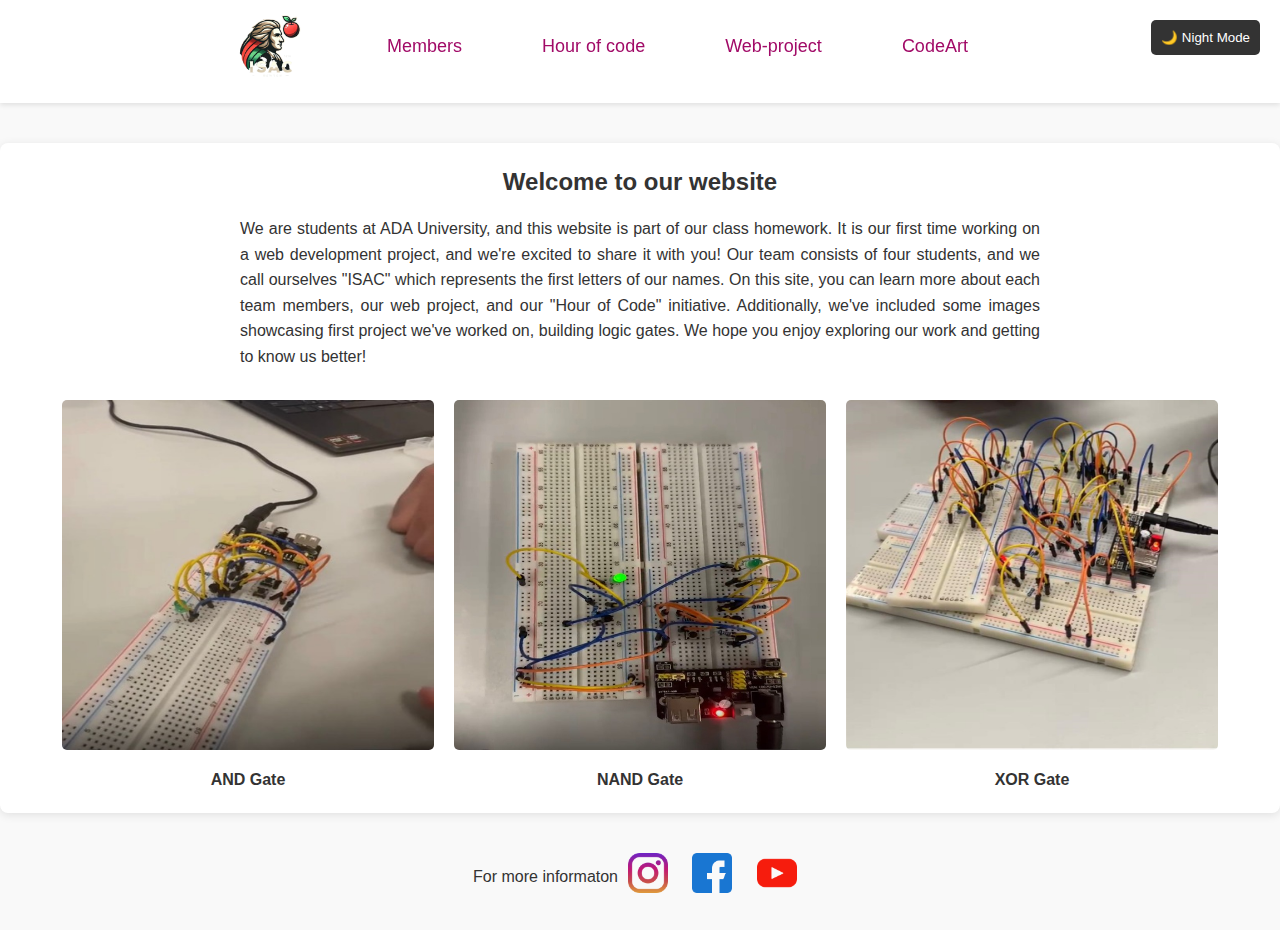
<file: homework-3-team-66-main/index.html>
<!DOCTYPE html>
<!-- 
    SITE 1101 Principles of Information Systems 
    (c)202X by Jahandar Ahmadi
    Submitted in partial fulfillment of the requirements of the course.
-->
<html>
<head>
    <meta charset="UTF-8">
    <meta name="viewport" content="width=device-width, initial-scale=1.0">
    <title>ISAC</title>
    <script src="night-mode.js"></script>
    <link rel="stylesheet" href="index.css">
</head>

<body>
    <header>
        <div class='logo'>
            <a href="index.html"><img src = "media/logo.png" width = "50" height="50"> </a>
        </div>
        <nav>
            <ul>
                <li> <a href="team-members.html"> Members </a></li>
                <li><a href="hour-of-code.html">Hour of code</a></li>
                <li> <a href = "web-project.html"> Web-project</a></li>
                <li><a href="code-artist.html">CodeArt</a></li>
                <li>
                    <button id="night-mode-toggle" class="night-mode-btn">🌙 Night Mode</button>
                </li>
            </ul>
        </nav>
    </header>
    <section class="welcome-section">
        <div class="welcome-text">
          <h2>Welcome to our website</h2>
          <p>We are students at ADA University, and this website is part of our class homework. It is our first time working on a web development project, and we're excited to share it with you! Our team consists of four students, and we call ourselves "ISAC" which represents the first letters of our names. On this site, you can learn more about each team members, our web project, and our "Hour of Code" initiative. Additionally, we've included some images showcasing first project we've worked on, building logic gates. We hope you enjoy exploring our work and getting to know us better!</p>
        </div>
        <div class="image-gallery">
          <div class="image-container">
            <img src="media/and.jpeg" alt="AND">
            <p> AND Gate</p>
          </div>
          <div class="image-container">
            <img src="media/nand.jpeg" alt="NAND">
            <p> NAND Gate </p>
          </div>
          <div class="image-container">
            <img src="media/xor.jpeg" alt="XOR">
            <p> XOR Gate</p>
          </div>
        </div>
      </div>
    </section>

    <footer>
      <p> For more informaton </p>
      <div id="social-media-links">
          <a href="https://www.instagram.com/isac__team66/" target="_blank">
              <img src="media/instagram.png" alt="Instagram" width="40"
                  height="40">
          </a>
          <a href="https://www.facebook.com/profile.php?id=61569695703211" target="_blank">
              <img src="media/facebook.png" alt="Facebook" width="40"
                  height="40">
          </a>
          <a href="https://www.youtube.com/@team66-q8r" target="_blank">
              <img src="media/youtube.png" alt="youtube" width="40"
                  height="40">
          </a>
      </div>
  </footer>
</body>
</html>
</file>
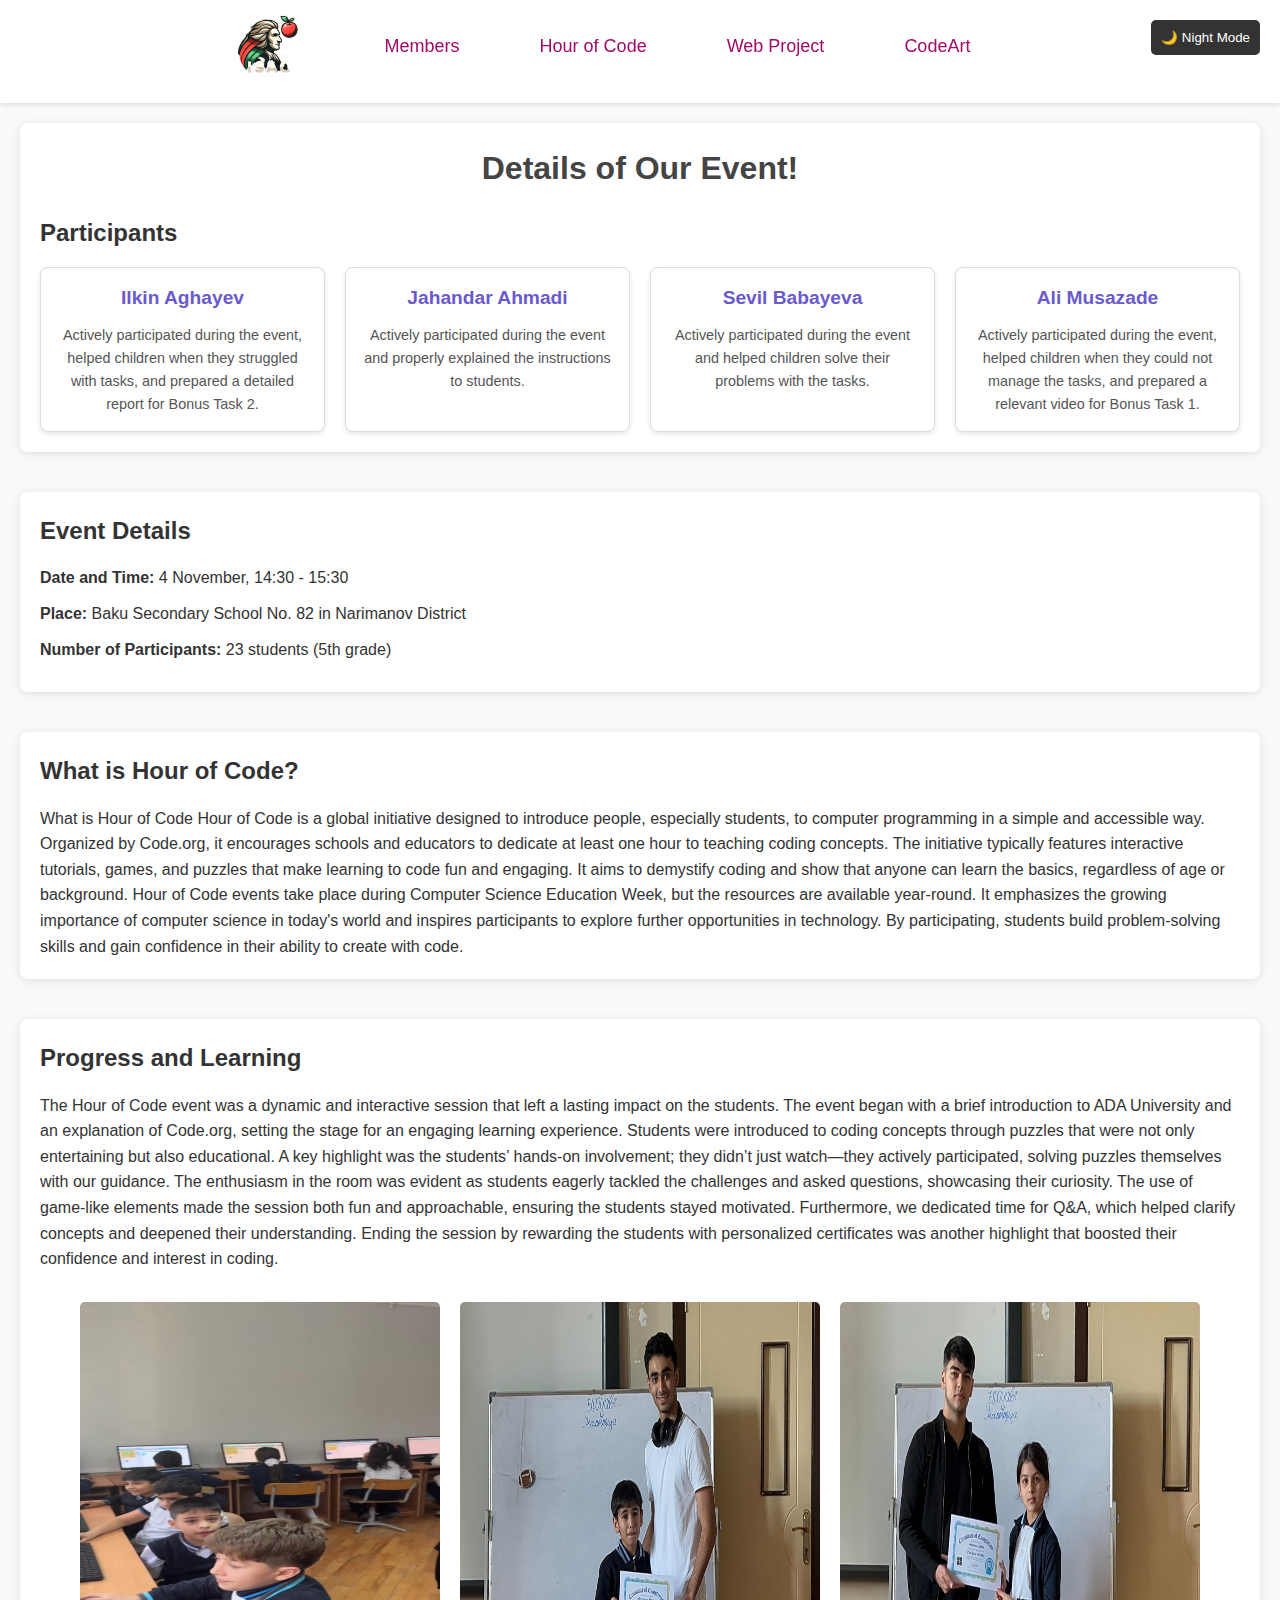
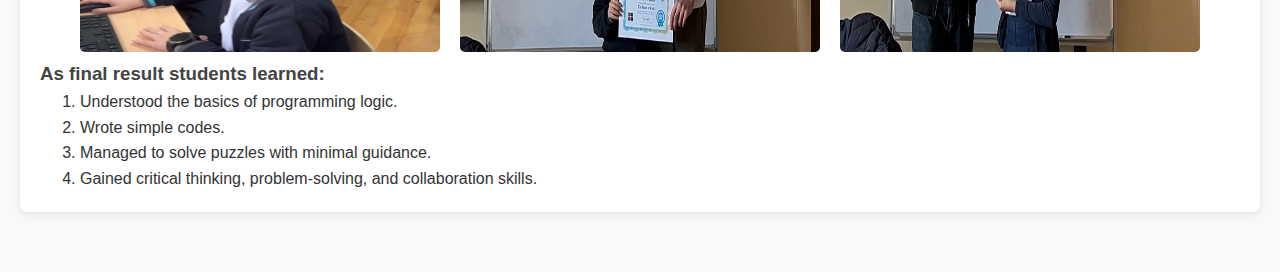
<file: homework-3-team-66-main/hour-of-code.html>
<!DOCTYPE html>
<html lang="en">
<head>
    <meta charset="UTF-8">
    <meta name="viewport" content="width=device-width, initial-scale=1.0">
    <title>Hour of Code Event</title>
    <link rel="stylesheet" href="index.css">
    <script type="text/javascript" src="night-mode.js"></script>
</head>
<body>
    <!-- Header -->
    <header>
        <div class="logo">
            <a href="index.html"><img src = "media/logo.png" width = "50" height="50"> </a>
        </div>
        <nav>
            <ul class="nav-menu">
                <li><a href="team-members.html">Members</a></li>
                <li><a href="hour-of-code.html">Hour of Code</a></li>
                <li><a href="web-project.html">Web Project</a></li>
                <li><a href="code-artist.html">CodeArt</a></li>
                <li class="night-mode">
                    <button id="night-mode-toggle" class="night-mode-btn">🌙 Night Mode</button>
                </li>
            </ul>
        </nav>
    </header>

    <!-- Main Content -->
    <main>
        <section class="event-details">
            <h1>Details of Our Event!</h1>
            <div class="participants">
                <h2>Participants</h2>
                <div class="grid">
                    <article class="member">
                        <h3>Ilkin Aghayev</h3>
                        <p>Actively participated during the event, helped children when they struggled with tasks, and prepared a detailed report for Bonus Task 2.</p>
                    </article>
                    <article class="member">
                        <h3>Jahandar Ahmadi</h3>
                        <p>Actively participated during the event and properly explained the instructions to students.</p>
                    </article>
                    <article class="member">
                        <h3>Sevil Babayeva</h3>
                        <p>Actively participated during the event and helped children solve their problems with the tasks.</p>
                    </article>
                    <article class="member">
                        <h3>Ali Musazade</h3>
                        <p>Actively participated during the event, helped children when they could not manage the tasks, and prepared a relevant video for Bonus Task 1.</p>
                    </article>
                </div>
            </div>
        </section>

        <section class="event-info">
            <h2>Event Details</h2>
            <ul>
                <li><strong>Date and Time:</strong> 4 November, 14:30 - 15:30</li>
                <li><strong>Place:</strong> Baku Secondary School No. 82 in Narimanov District</li>
                <li><strong>Number of Participants:</strong> 23 students (5th grade)</li>
            </ul>
        </section>

        <section class="hour-of-code">
            <h2>What is Hour of Code?</h2>
            <p>What is Hour of Code
                Hour of Code is a global initiative designed to introduce people, especially students, to computer programming in a simple and accessible way.
                Organized by Code.org, it encourages schools and educators to dedicate at least one hour to teaching coding concepts.
                The initiative typically features interactive tutorials, games, and puzzles that make learning to code fun and engaging. 
                It aims to demystify coding and show that anyone can learn the basics, regardless of age or background. 
                Hour of Code events take place during Computer Science Education Week, but the resources are available year-round. 
                It emphasizes the growing importance of computer science in today's world and inspires participants to explore further opportunities in technology. 
                By participating, students build problem-solving skills and gain confidence in their ability to create with code. 
            </p>
        </section>

        <section class="event-highlights">
            <h2>Progress and Learning</h2>
            <p> The Hour of Code event was a dynamic and interactive session that left a lasting impact on the students. 
                The event began with a brief introduction to ADA University and an explanation of Code.org, setting the stage for an engaging learning experience. 
                Students were introduced to coding concepts through puzzles that were not only entertaining but also educational.
                A key highlight was the students’ hands-on involvement; they didn’t just watch—they actively participated, solving puzzles themselves with our guidance. 
                The enthusiasm in the room was evident as students eagerly tackled the challenges and asked questions, showcasing their curiosity.
                The use of game-like elements made the session both fun and approachable, ensuring the students stayed motivated. 
                Furthermore, we dedicated time for Q&A, which helped clarify concepts and deepened their understanding. Ending the session by rewarding the students with personalized certificates was another highlight that boosted their confidence and interest in coding.
            </p>
            
            <div class="image-gallery">
                <div class="image-container">
                  <img src="media/image1.jpeg" alt="event photos">
                </div>
                <div class="image-container">
                  <img src="media/image2.jpeg" alt="event photos">
                </div>
                <div class="image-container">
                  <img src="media/image3.jpeg" alt="event photos">
                </div>            
            </div>
            <h3> As final result students learned: </h3>
            <ol>
                <li>Understood the basics of programming logic.</li>
                <li>Wrote simple codes.</li>
                <li>Managed to solve puzzles with minimal guidance.</li>
                <li>Gained critical thinking, problem-solving, and collaboration skills.</li>
            </ol>
        </section>
    </main>
</body>
</html>
</file>
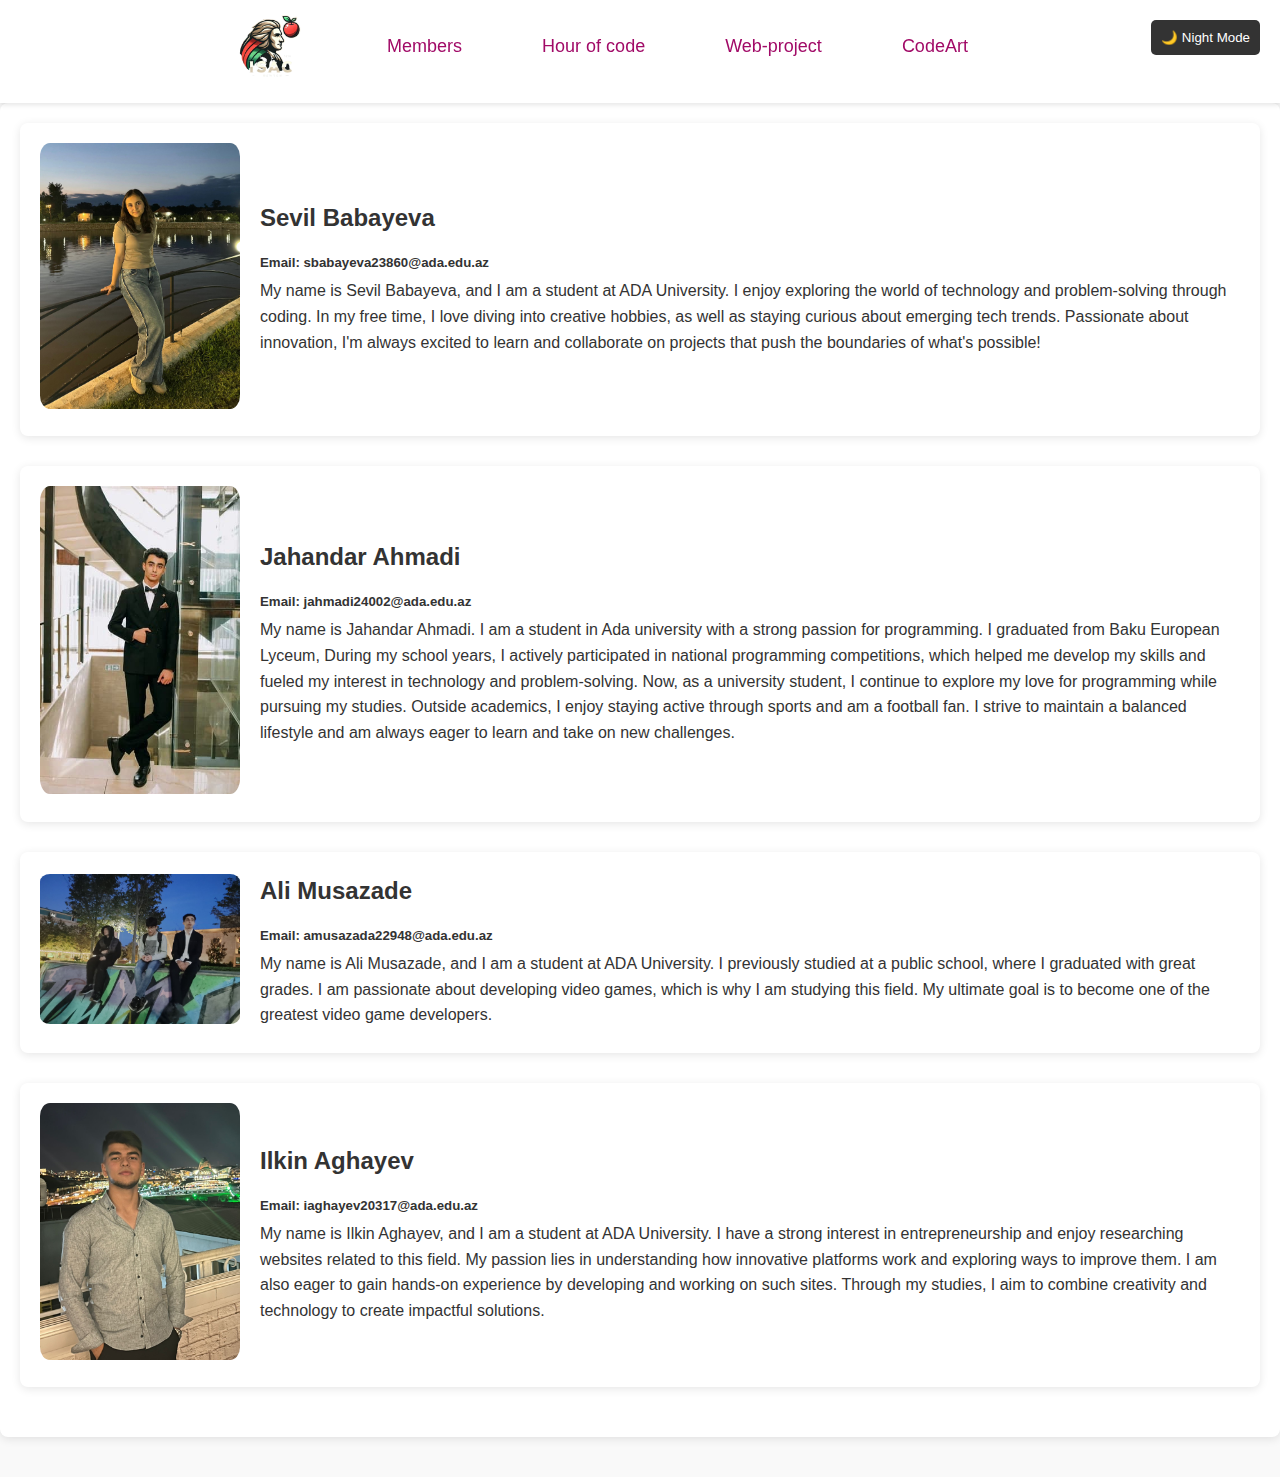
<file: homework-3-team-66-main/team-members.html>
<!DOCTYPE html>
<!-- 
    SITE 1101 Principles of Information Systems 
    (c)202X by Name Surname 
    Submitted in partial fulfillment of the requirements of the course.
-->
<html>

<head>
    <meta charset="UTF-8">
    <title>Homework 3: Team members</title>
    <link rel="stylesheet" href="index.css">
    <script type="text/javascript" src="night-mode.js"></script>
</head>
<header>
    <div class='logo'>
        <a href="index.html"><img src="media/logo.png" width="50" height="50"> </a>
    </div>
    <nav>
        <ul>
            <li> <a href="team-members.html"> Members </a></li>
            <li><a href="hour-of-code.html">Hour of code</a></li>
            <li> <a href="web-project.html"> Web-project</a></li>
            <li><a href="code-artist.html">CodeArt</a></li>
            <li>
                <button id="night-mode-toggle" class="night-mode-btn">🌙 Night Mode</button>
            </li>
        </ul>
    </nav>
</header>

<body>
    <section>
        <section class="member-list">
            <div class="profile-image"><img src="media/sevil.jpeg"></div>
            <div class="profile-info">
                <h2>Sevil Babayeva</h2>
                <h5>Email: sbabayeva23860@ada.edu.az</h5>
                <p>My name is Sevil Babayeva, and I am a student at ADA University. 
                   I enjoy exploring the world of technology and problem-solving through coding. 
                   In my free time, I love diving into creative hobbies, as well as staying curious about emerging tech trends. 
                   Passionate about innovation, I'm always excited to learn and collaborate on projects that push the boundaries of what's possible!
                </p>
            </div>
        </section>
        <section class="member-list">
            <div class="profile-image">
                <img src="media/jahandar.jpeg" alt="jahandar">
            </div>
            <div class="profile-info">
                <h2>Jahandar Ahmadi</h2>
                <h5>Email: jahmadi24002@ada.edu.az</h5>
                <p>My name is Jahandar Ahmadi. I am a student in Ada university with a strong passion for programming.
                    I graduated from Baku European Lyceum, During my school years,
                    I actively participated in national programming competitions, which helped me develop my skills and
                    fueled my interest in technology and problem-solving.
                    Now, as a university student, I continue to explore my love for programming while pursuing my
                    studies.
                    Outside academics, I enjoy staying active through sports and am a football fan.
                    I strive to maintain a balanced lifestyle and am always eager to learn and take on new challenges.
                </p>
            </div>
        </section>
        <section class="member-list">
            <div class="profile-image"><img src="media/ali.jpeg" alt="ali"></div>
            <div class="profile-info">
                <h2>Ali Musazade</h2>
                <h5>Email: amusazada22948@ada.edu.az</h5>
                <p>My name is Ali Musazade, and I am a student at ADA University.
                   I previously studied at a public school, where I graduated with great grades.
                   I am passionate about developing video games, which is why I am studying this field. 
                   My ultimate goal is to become one of the greatest video game developers.
                </p>
            </div>
        </section>
        <section class="member-list">
            <div class="profile-image">
                <img src="media/Ilkin.jpeg" alt="ilkin">
            </div>
            <div class="profile-info">
                <h2>Ilkin Aghayev</h2>
                <h5>Email: iaghayev20317@ada.edu.az</h5>
                <p> My name is Ilkin Aghayev, and I am a student at ADA University.
                    I have a strong interest in entrepreneurship and enjoy researching websites related to this field.
                    My passion lies in understanding how innovative platforms work and exploring ways to improve them.
                    I am also eager to gain hands-on experience by developing and working on such sites.
                    Through my studies, I aim to combine creativity and technology to create impactful solutions.
                </p>
            </div>
        </section>
    </section>
</body>

</html>
</file>
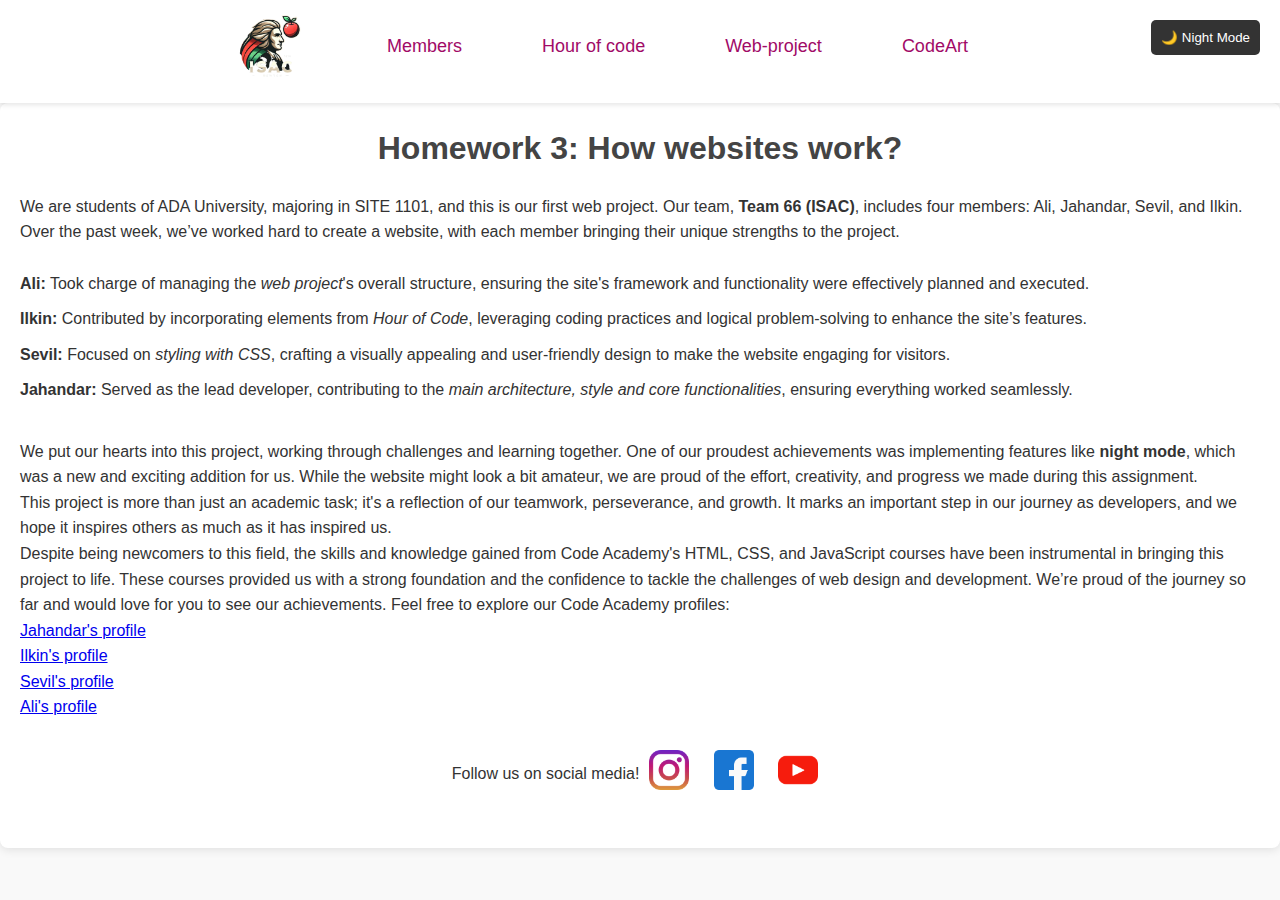
<file: homework-3-team-66-main/web-project.html>
<!DOCTYPE html>
<!-- 
    SITE 1101 Principles of Information Systems 
    (c)202X by Ali Musazade
    Submitted in partial fulfillment of the requirements of the course.
-->
<html>

<head>
    <meta charset="UTF-8">
    <title>Homework 3: Website project</title>
    <link rel="stylesheet" href="index.css">
    <script type="text/javascript" src="night-mode.js"></script>
</head>
<header>
    <div class='logo'>
        <a href="index.html"><img src="media/logo.png" width="50" height="50"> </a>
    </div>
    <nav>
        <ul>
            <li> <a href="team-members.html"> Members </a></li>
            <li><a href="hour-of-code.html">Hour of code</a></li>
            <li> <a href="web-project.html"> Web-project</a></li>
            <li><a href="code-artist.html">CodeArt</a></li>
            <li>
                <button id="night-mode-toggle" class="night-mode-btn">🌙 Night Mode</button>
            </li>
        </ul>
    </nav>
</header>

<body>
    <section>
        <h1>Homework 3: How websites work?</h1>

        <p>
            We are students of ADA University, majoring in SITE 1101, and this is our first web project. Our team,
            <strong>Team 66 (ISAC)</strong>, includes four members: Ali, Jahandar, Sevil, and Ilkin. Over the past week,
            we’ve worked hard to create a website, with each member bringing their unique strengths to the project.
        </p>
        <br>
        <ul>
            <li><strong>Ali:</strong> Took charge of managing the <em>web project</em>'s overall structure, ensuring the
                site's framework and functionality were effectively planned and executed.</li>
            <li><strong>Ilkin:</strong> Contributed by incorporating elements from <em>Hour of Code</em>, leveraging
                coding practices and logical problem-solving to enhance the site’s features.</li>
            <li><strong>Sevil:</strong> Focused on <em>styling with CSS</em>, crafting a visually appealing and
                user-friendly design to make the website engaging for visitors.</li>
            <li><strong>Jahandar:</strong> Served as the lead developer, contributing to the <em>main architecture, style and
                    core functionalities</em>, ensuring everything worked seamlessly.</li>
        </ul>
        <br>
        <p>
            We put our hearts into this project, working through challenges and learning together. One of our proudest
            achievements was implementing features like <strong>night mode</strong>, which was a new and exciting
            addition for us. While the website might look a bit amateur, we are proud of the effort, creativity, and
            progress we made during this assignment.
        </p>
        <p>
            This project is more than just an academic task; it's a reflection of our teamwork, perseverance, and
            growth. It marks an important step in our journey as developers, and we hope it inspires others as much as
            it has inspired us.
        </p>

        <p>
            Despite being newcomers to this field, the skills and knowledge gained from Code Academy's HTML, CSS, and JavaScript courses have been instrumental in bringing this project to life. These courses provided us with a strong foundation and the confidence to tackle the challenges of web design and development.
           We’re proud of the journey so far and would love for you to see our achievements. Feel free to explore our Code Academy profiles:   
        </p>

        <a href="https://www.codecademy.com/profiles/jahmadi24002"> Jahandar's profile </a>
        <br>
        <a href="https://www.codecademy.com/profiles/IlkinAghayev"> Ilkin's profile </a>
        <br>
        <a href="https://www.codecademy.com/profiles/SevilBabayeva"> Sevil's profile </a>
        <br>
        <a href="https://www.codecademy.com/profiles/AliMusazada"> Ali's profile </a>

        <footer>
            <p>Follow us on social media!</p>
            <div id="social-media-links">
                <a href="https://www.instagram.com/isac__team66/" target="_blank">
                    <img src="media/instagram.png" alt="Instagram" width="40"
                        height="40">
                </a>
                <a href="https://www.facebook.com/profile.php?id=61569695703211" target="_blank">
                    <img src="media/facebook.png" alt="Facebook" width="40"
                        height="40">
                </a>
                <a href="https://www.youtube.com/@team66-q8r" target="_blank">
                    <img src="media/youtube.png" alt="youtube" width="40"
                        height="40">
                </a>
            </div>
        </footer>

</body>

</html>
</file>
<file: homework-3-team-66-main/index.css>
/* General part */
* {
  box-sizing: border-box;
  margin: 0 0 0 0;
}

header {
  display: flex;
  align-items: center;
  justify-content: center;
  background-color: #ffffff;
  padding: 10px 20px;
  box-shadow: 0 2px 5px rgba(0, 0, 0, 0.1);
  position: sticky;
  top: 0;
  z-index: 1000;
}

body {
  font-family: 'Roboto', sans-serif;
  background-color: #f9f9f9;
  color: #333;
  line-height: 1.6;
  margin: 0;
  padding: 0;
}

footer{
  display: flex;
  align-items:center;
  justify-content: center;
  margin: 30px 0px;
  }

footer a{
  margin: 0 10px;
  text-decoration: none;
}

h1,h2,h3 {
  font-weight: 700;
  color: #444;
}

.logo img {
  width: 75px;
  height: 75px;
}

/* main writing part*/

main {
  padding: 20px;
}

h1 {
  text-align: center;
  font-size: 2rem;
  margin-bottom: 20px;
}

section {
  margin-bottom: 40px;
  padding: 20px;
  background: #fff;
  border-radius: 8px;
  box-shadow: 0 2px 10px rgba(0, 0, 0, 0.1);
}

h2 {
  font-size: 1.5rem;
  margin-bottom: 15px;
  color: #333;
}

ul {
  list-style: none;
  padding: 0;
}

ul li {
  margin-bottom: 10px;
  font-size: 1rem;
}
/*images in index */
.welcome-section {
  margin-top: 40px;
}

.welcome-text h2{
  text-align: center;
}
.welcome-text p{
  max-width: 800px;
  margin: 0 auto;
  text-align: justify;
}


.image-gallery {
  display: flex;
  justify-content: center;
  margin-top: 30px;
}

.image-container {
  flex: 0 0 30%;
  margin: 0 10px;
  text-align: center;
}

.image-container img {
  width: 100%;
  height: 350px;
  border-radius: 5px;
}

.image-container p {
  margin-top: 10px;
  font-weight: bold;
}
/*members part*/
.member-list{
  display: flex;
  align-items: center;
  margin-bottom: 30px;
}
.profile-image{
  flex: 0 0 200px;
  margin-right: 20px;
}
.member-list img{
  width: 100%;
  height: auto;
  border-radius: 5%;
}
.profile-info h3 {
  margin-top: 0;
  margin-bottom: 5px;
}

.profile-info p {
  margin: 5px 0;
}
/* grid part */

.grid {
  display: grid;
  grid-template-columns: repeat(auto-fit, minmax(200px, 1fr));
  gap: 20px;
}

.member {
  padding: 15px;
  background: #fff;
  border: 1px solid #ddd;
  border-radius: 8px;
  box-shadow: 0 2px 5px rgba(0, 0, 0, 0.1);
  text-align: center;
}

.member h3 {
  margin-bottom: 10px;
  font-size: 1.2rem;
  color: #6a5acd;
}

.member p {
  font-size: 0.9rem;
  color: #555;
}

/* navigation part */

nav ul {
  display: flex;
  list-style-type: none;
  flex-wrap: nowrap;
  padding: 0;
}

nav li {
  margin-left: 5rem;
}

nav a {
  color: rgb(161, 10, 103);
  text-decoration: solid;
  font-size: large;
}

nav a:hover {
  color: #6c5ce7;
}

/* night mode */
body.night-mode {
  background-color: #121212;
  color: #ffffff;
}

body.night-mode h1, 
body.night-mode h2, 
body.night-mode h3,
body.night-mode p {
  color: #fff;
}

body.night-mode .member{
  background-color: #121212;
}

body.night-mode section{
  background-color: #121212;
}

body.night-mode header {
  background-color: #1e1e1e;
  color: #ffffff;
}

body.night-mode nav ul li a {
  color: #ffffff;
}

.night-mode-btn {
  position: fixed;
  top: 20px;
  right: 20px;
  background-color: #333;
  color: #fff;
  border: none;
  padding: 10px;
  cursor: pointer;
  border-radius: 5px;
  z-index: 1000;
}

body.night-mode .night-mode-btn {
  background-color: #fff;
  color: #333;
}
</file>
